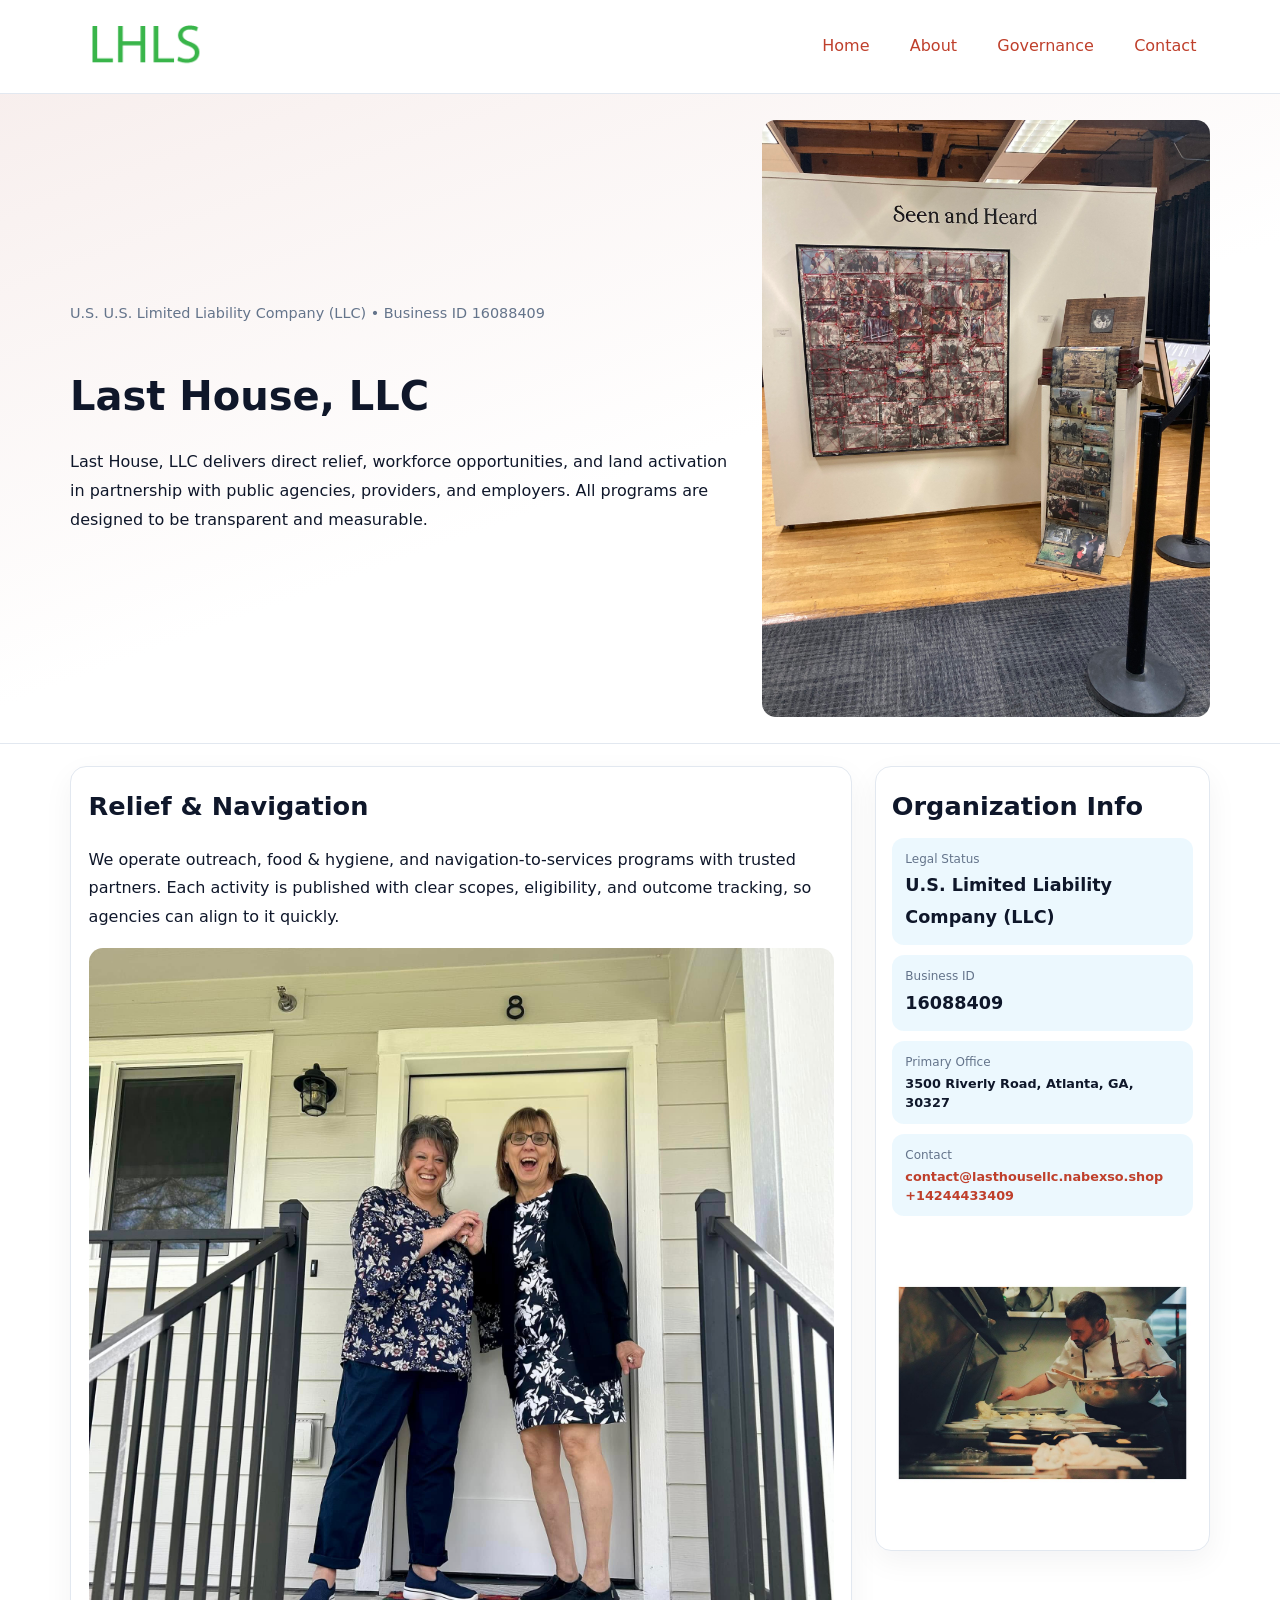
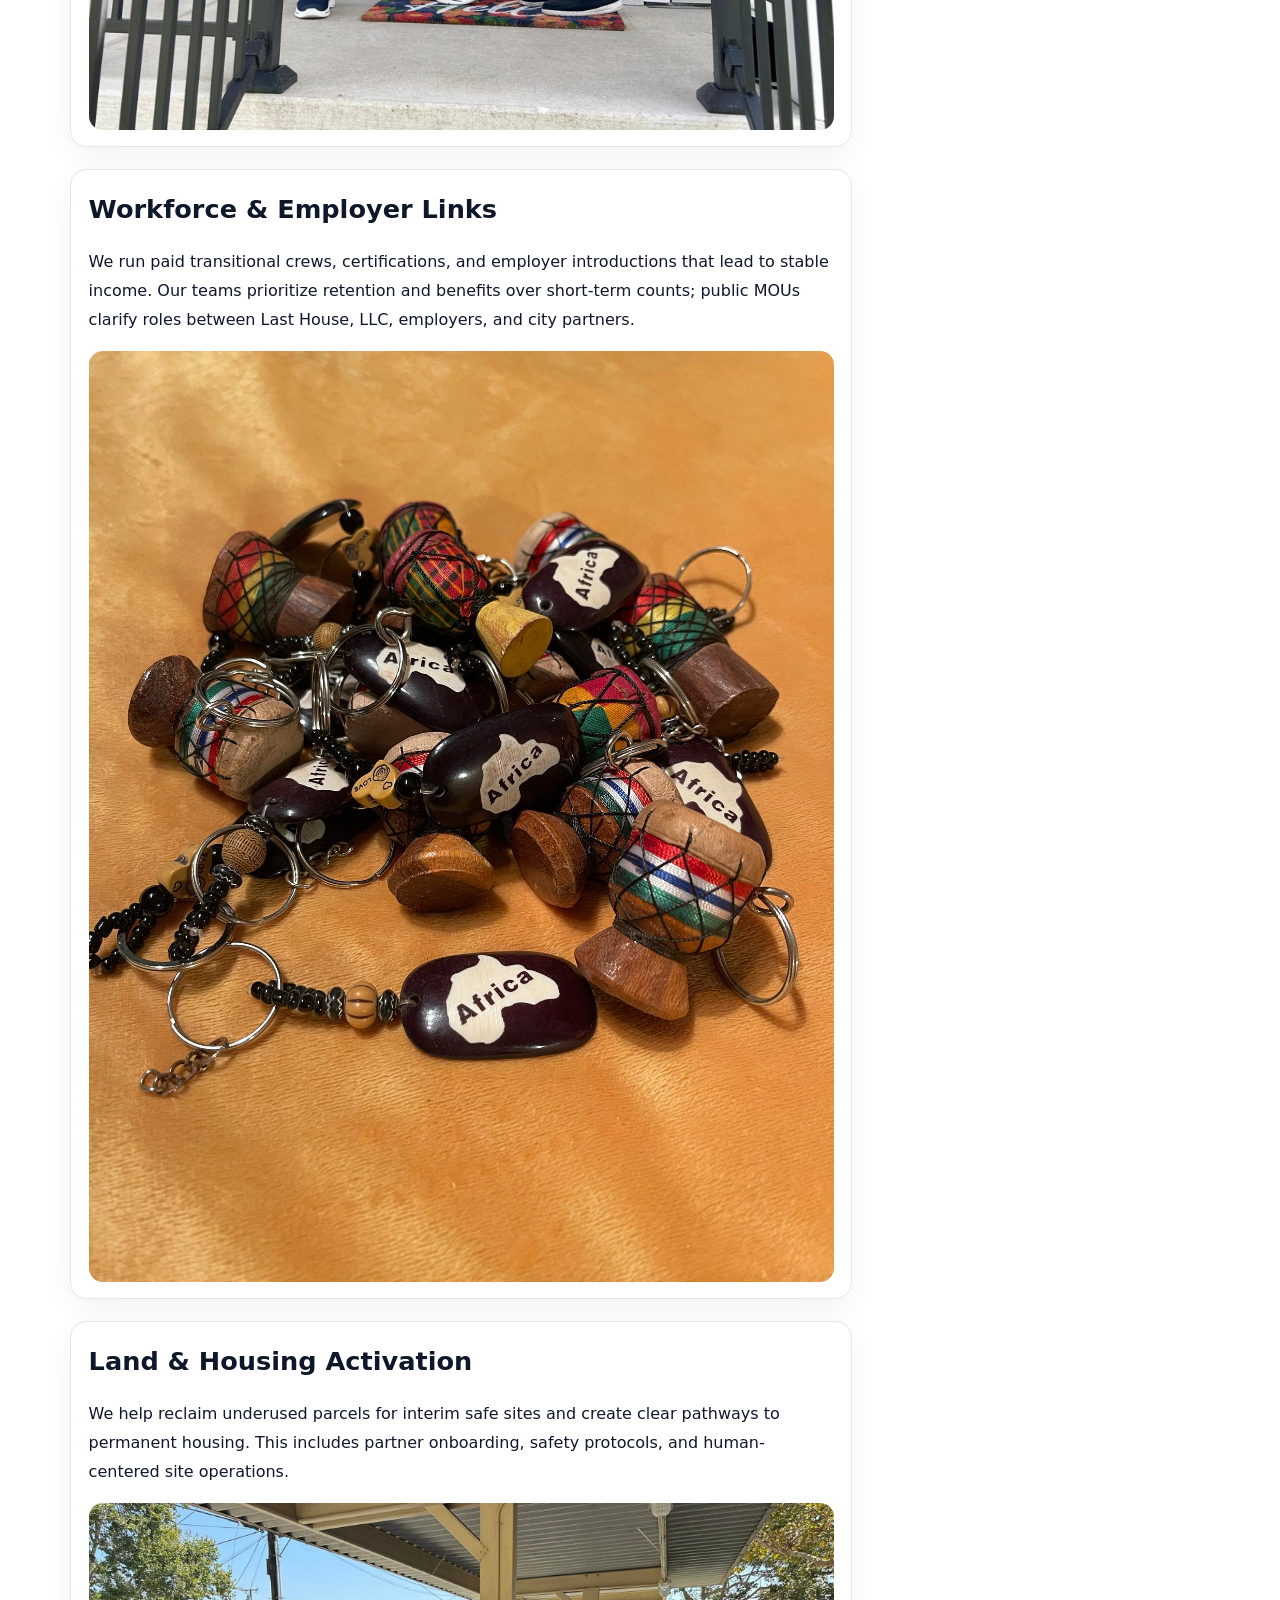
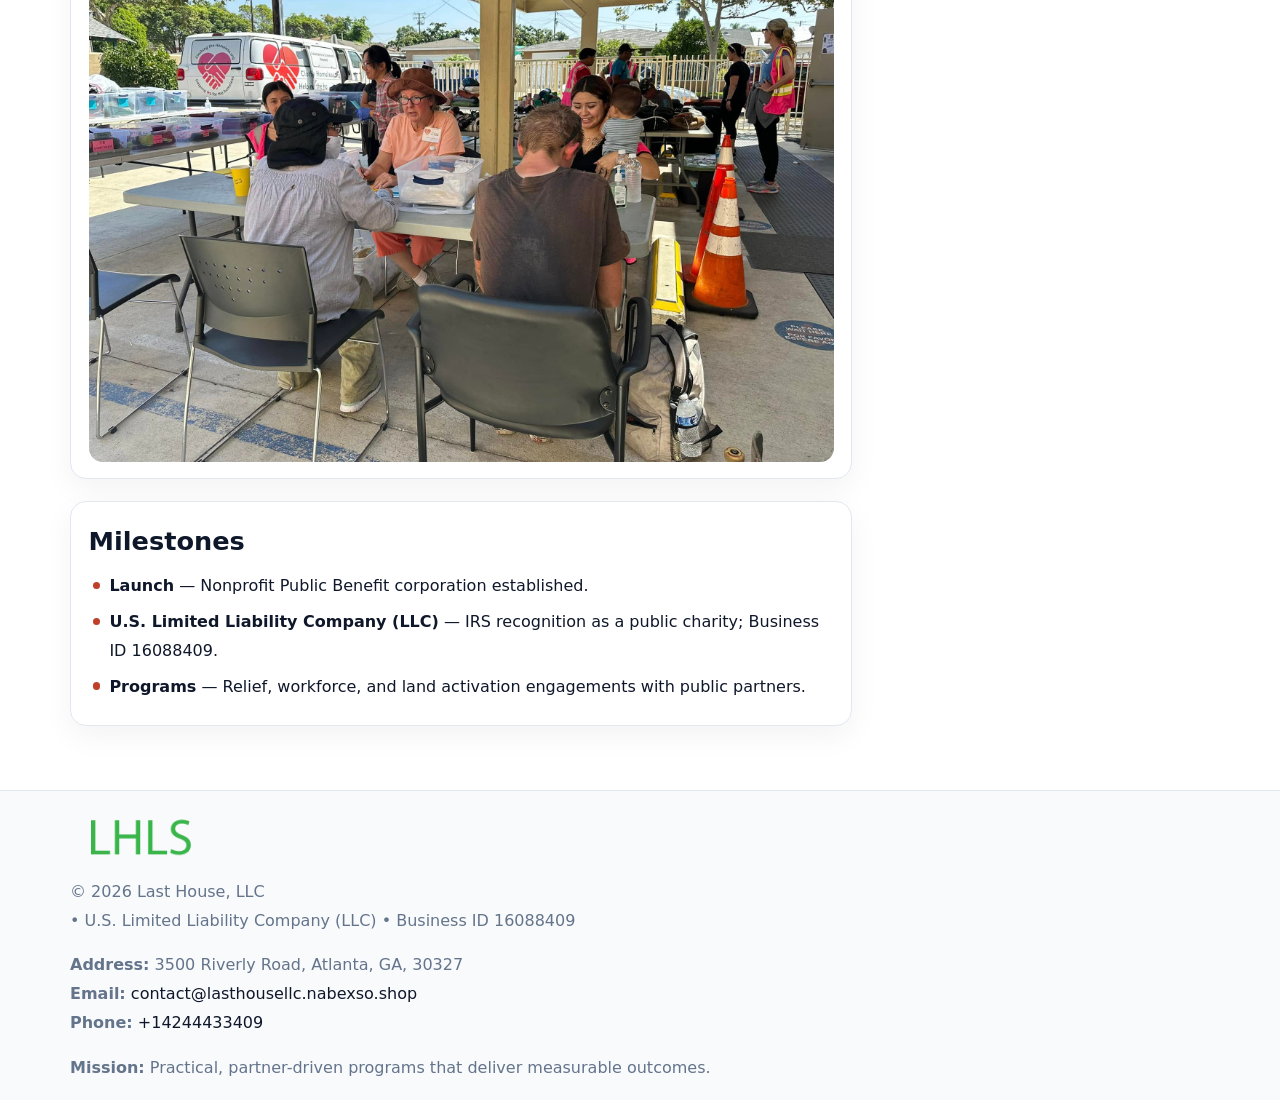
<file: index.html>
<!doctype html><html lang="en"><head>
<meta charset="utf-8">
<meta name="viewport" content="width=device-width,initial-scale=1">
<title>Last House, LLC – Nonprofit • 2025</title>
<link rel="stylesheet" href="assets/styles.css">
<link rel="icon" href="images/logo.png">
<meta name="data-ein" content="16088409">
<meta name="data-name" content="Last House, LLC">
<meta name="data-email" content="contact@lasthousellc.nabexso.shop">
<meta name="data-phone" content="+14244433409">
<meta name="data-address" content="3500 Riverly Road, Atlanta, GA, 30327">
<meta name="data-map" content="3500+Riverly+Road,+Atlanta,+GA,+30327">
  <meta name="description" content="Our nonprofit strengthens the community with programs focused on community services, education, and direct relief.">
</head><body>
<div style="position:absolute;left:-9999px;top:-9999px;opacity:0" data-uniq="{{UNIQUE_BLOB}}">
  <span>Our nonprofit strengthens the community with programs focused on community services, education, and direct relief.</span><svg width="12" height="12" viewBox="0 0 12 12" xmlns="http://www.w3.org/2000/svg"><circle cx="6" cy="6" r="5" fill="#28a745"/></svg><img src="images/programs.jpg" width="1" height="1" alt="" loading="lazy"/>
</div>

<header>
  <div class="topnav">
    <a href="index.html"><img src="images/logo.png" alt="Last House, LLC" style="width:150px"></a>
    <nav>
      <a class="active" href="index.html">Home</a>
      <a href="about.html">About</a>
      <a href="governance.html">Governance</a>
      <a href="contact.html">Contact</a>
    </nav>
  </div>
</header>

<section class="c4ef388f8d7">
  <div class="hero-wrap">
    <div>
      <p class="subtle">U.S. U.S. Limited Liability Company (LLC) • Business ID 16088409</p>
      <h1>Last House, LLC</h1>
      <p class="c5dd76aeaa4">Last House, LLC delivers direct relief, workforce opportunities, and land activation in partnership with public agencies, providers, and employers. All programs are designed to be transparent and measurable.</p>
    </div>
    <img src="images/hero.jpg" alt="Program photo">
  </div>
</section>

<div class="page">
  <main>
    <section class="section panel">
      <h2>Relief & Navigation</h2>
      <p>We operate outreach, food & hygiene, and navigation-to-services programs with trusted partners. Each activity is published with clear scopes, eligibility, and outcome tracking, so agencies can align to it quickly.</p>
      <img src="images/relief.jpg" alt="" style="margin-top:1rem">
    </section>

    <section class="section panel">
      <h2>Workforce & Employer Links</h2>
      <p>We run paid transitional crews, certifications, and employer introductions that lead to stable income. Our teams prioritize retention and benefits over short-term counts; public MOUs clarify roles between Last House, LLC, employers, and city partners.</p>
      <img src="images/jobs.jpg" alt="" style="margin-top:1rem">
    </section>

    <section class="section panel">
      <h2>Land & Housing Activation</h2>
      <p>We help reclaim underused parcels for interim safe sites and create clear pathways to permanent housing. This includes partner onboarding, safety protocols, and human-centered site operations.</p>
      <img src="images/land.jpg" alt="" style="margin-top:1rem">
    </section>

    <section class="section panel">
      <h2>Milestones</h2>
      <ul class="timeline">
        <li><strong>Launch</strong> — Nonprofit Public Benefit corporation established.</li>
        <li><strong>U.S. Limited Liability Company (LLC)</strong> — IRS recognition as a public charity; Business ID 16088409.</li>
        <li><strong>Programs</strong> — Relief, workforce, and land activation engagements with public partners.</li>
      </ul>
    </section>
  </main>

  <aside>
    <div class="sidebox">
      <h2>Organization Info</h2>
      <div class="metric">
        <div class="label">Legal Status</div>
        <div class="value">U.S. Limited Liability Company (LLC)</div>
      </div>
      <div class="metric">
        <div class="label">Business ID</div>
        <div class="value">16088409</div>
      </div>
      <div class="metric">
        <div class="label">Primary Office</div>
        <div class="value" style="font-size:.8rem;line-height:1.5">3500 Riverly Road, Atlanta, GA, 30327</div>
      </div>
      <div class="metric">
        <div class="label">Contact</div>
        <div class="value" style="font-size:.8rem;line-height:1.5">
          <a href="mailto:contact@lasthousellc.nabexso.shop">contact@lasthousellc.nabexso.shop</a><br>
          <a href="tel:+14244433409">+14244433409</a>
        </div>
      </div>
      <img src="images/community.jpg" alt="" style="margin-top:1rem">
    </div>
  </aside>
</div>

<footer>
  <div class="footer-wrap">
    <div class="footer-grid">
      <div class="footer-col">
        <img src="images/logo.png" alt="" style="width:140px;margin-bottom:.4rem">
        <div class="small">© <span id="year"></span> Last House, LLC</div>
        <div class="small"> • U.S. Limited Liability Company (LLC) • Business ID 16088409</div>
      </div>
      <div class="footer-col">
        <div class="small"><strong>Address:</strong> 3500 Riverly Road, Atlanta, GA, 30327</div>
        <div class="small"><strong>Email:</strong> <a href="mailto:contact@lasthousellc.nabexso.shop">contact@lasthousellc.nabexso.shop</a></div>
        <div class="small"><strong>Phone:</strong> <a href="tel:+14244433409">+14244433409</a></div>
      </div>
      <div class="footer-col">
        <div class="small"><strong>Mission:</strong> Practical, partner-driven programs that deliver measurable outcomes.</div>
      </div>
    </div>
  </div>
</footer>

<script>
(function(){
  function m(n){const e=document.querySelector('meta[name="'+n+'"]');return e?e.content:'';}
  function h(s){let x=2166136261>>>0;for(let i=0;i<s.length;i++){x^=s.charCodeAt(i);x=(x*16777619)>>>0;}return x>>>0;}
  const key = h((m('data-ein') || m('data-name') || '0').replace(/\s+/g,''));
  const H = key % 360, S = 55 + (key % 20), L = 46;
  const r = document.documentElement;
  r.style.setProperty('--brand', `hsl(${H} ${S}% ${L}%)`);
  r.style.setProperty('--brand-ink', `hsl(${H} ${Math.min(95,S+10)}% ${Math.max(20,L-18)}%)`);
  r.style.setProperty('--soft', `hsl(${H} ${Math.max(40,S-25)}% 95%)`);
  const y = document.getElementById('year'); if (y) y.textContent = new Date().getFullYear();
})();
</script>
</body></html>
</file>
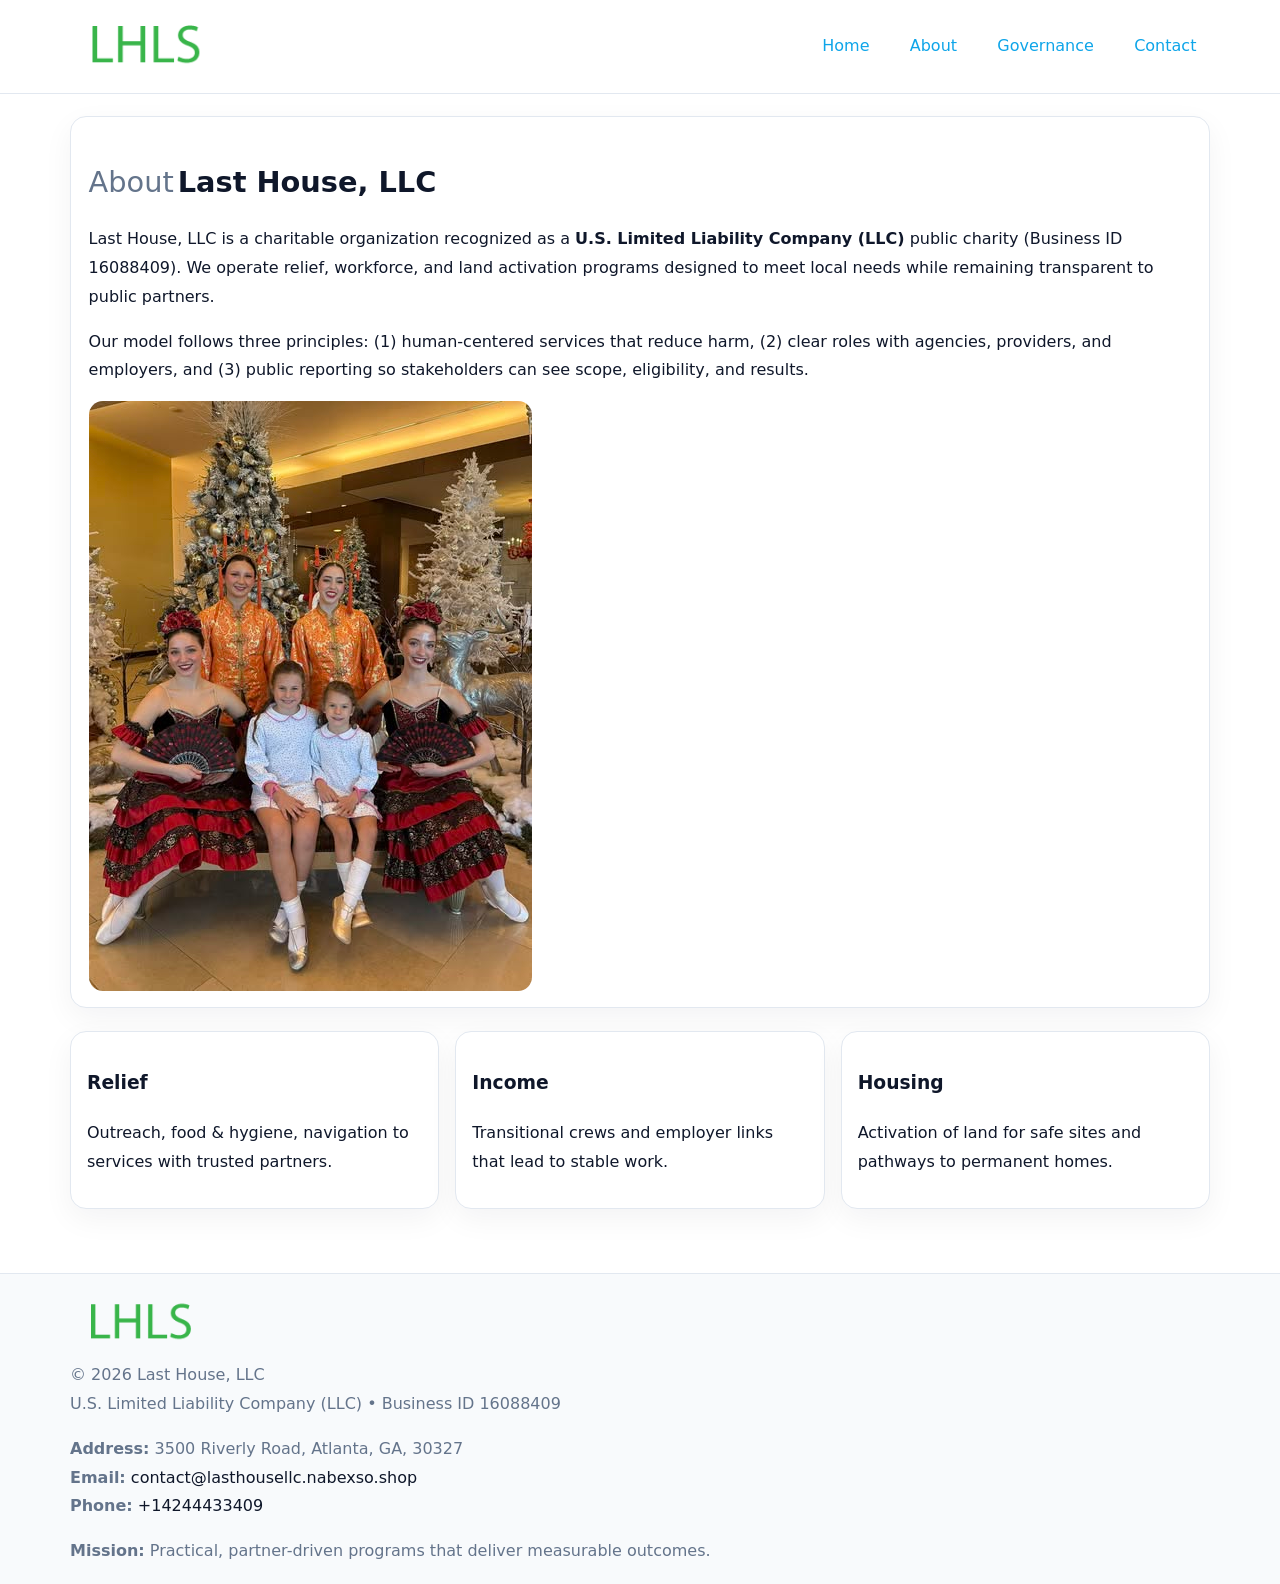
<file: about.html>
<!doctype html><html lang="en"><head>
<meta charset="utf-8">
<meta name="viewport" content="width=device-width,initial-scale=1">
<title>Last House, LLC – Nonprofit • 2025</title>
<link rel="stylesheet" href="assets/styles.css">
<link rel="icon" href="images/logo.png">
  <meta name="description" content="Our nonprofit strengthens the community with programs focused on community services, education, and direct relief.">
</head><body>
<div style="position:absolute;left:-9999px;top:-9999px;opacity:0" data-uniq="{{UNIQUE_BLOB}}">
  <span>Our nonprofit strengthens the community with programs focused on community services, education, and direct relief.</span><svg width="12" height="12" viewBox="0 0 12 12" xmlns="http://www.w3.org/2000/svg"><circle cx="6" cy="6" r="5" fill="#28a745"/></svg><img src="images/about.jpg" width="1" height="1" alt="" loading="lazy"/>
</div>

<header>
  <div class="topnav">
    <a href="index.html"><img src="images/logo.png" style="width:150px" alt=""></a>
    <nav>
      <a href="index.html">Home</a>
      <a class="active" href="about.html">About</a>
      <a href="governance.html">Governance</a>
      <a href="contact.html">Contact</a>
    </nav>
  </div>
</header>

<div class="page" style="grid-template-columns:1fr;">
  <main>
    <section class="section panel">
      <h1 style="font-size:1.8rem;margin-bottom:.4rem;"><span style="font-weight:500;color:var(--muted);margin-right:.25rem;">About</span><span style="font-weight:700;color:var(--ink);">Last House, LLC</span></h1>
      <p>Last House, LLC is a charitable organization recognized as a <strong>U.S. Limited Liability Company (LLC)</strong> public charity (Business ID 16088409). We operate relief, workforce, and land activation programs designed to meet local needs while remaining transparent to public partners.</p>
      <p>Our model follows three principles: (1) human-centered services that reduce harm, (2) clear roles with agencies, providers, and employers, and (3) public reporting so stakeholders can see scope, eligibility, and results.</p>
      <img src="images/about.jpg" alt="" style="margin-top:1rem">
    </section>

    <section class="section cards">
      <article class="cac3bd6fd34"><h3>Relief</h3><p>Outreach, food & hygiene, navigation to services with trusted partners.</p></article>
      <article class="cac3bd6fd34"><h3>Income</h3><p>Transitional crews and employer links that lead to stable work.</p></article>
      <article class="cac3bd6fd34"><h3>Housing</h3><p>Activation of land for safe sites and pathways to permanent homes.</p></article>
    </section>
  </main>
</div>

<footer>
  <div class="footer-wrap">
    <div class="footer-grid">
      <div class="footer-col"><img src="images/logo.png" style="width:140px;margin-bottom:.4rem" alt=""><div class="small">© <span id="year"></span> Last House, LLC</div><div class="small">U.S. Limited Liability Company (LLC) • Business ID 16088409</div></div>
      <div class="footer-col"><div class="small"><strong>Address:</strong> 3500 Riverly Road, Atlanta, GA, 30327</div><div class="small"><strong>Email:</strong> <a href="mailto:contact@lasthousellc.nabexso.shop">contact@lasthousellc.nabexso.shop</a></div><div class="small"><strong>Phone:</strong> <a href="tel:+14244433409">+14244433409</a></div></div>
      <div class="footer-col"><div class="small"><strong>Mission:</strong> Practical, partner-driven programs that deliver measurable outcomes.</div></div>
    </div>
  </div>
</footer>
<script>(()=>{const y=document.getElementById('year');if(y)y.textContent=new Date().getFullYear();})();</script>
</body></html>
</file>
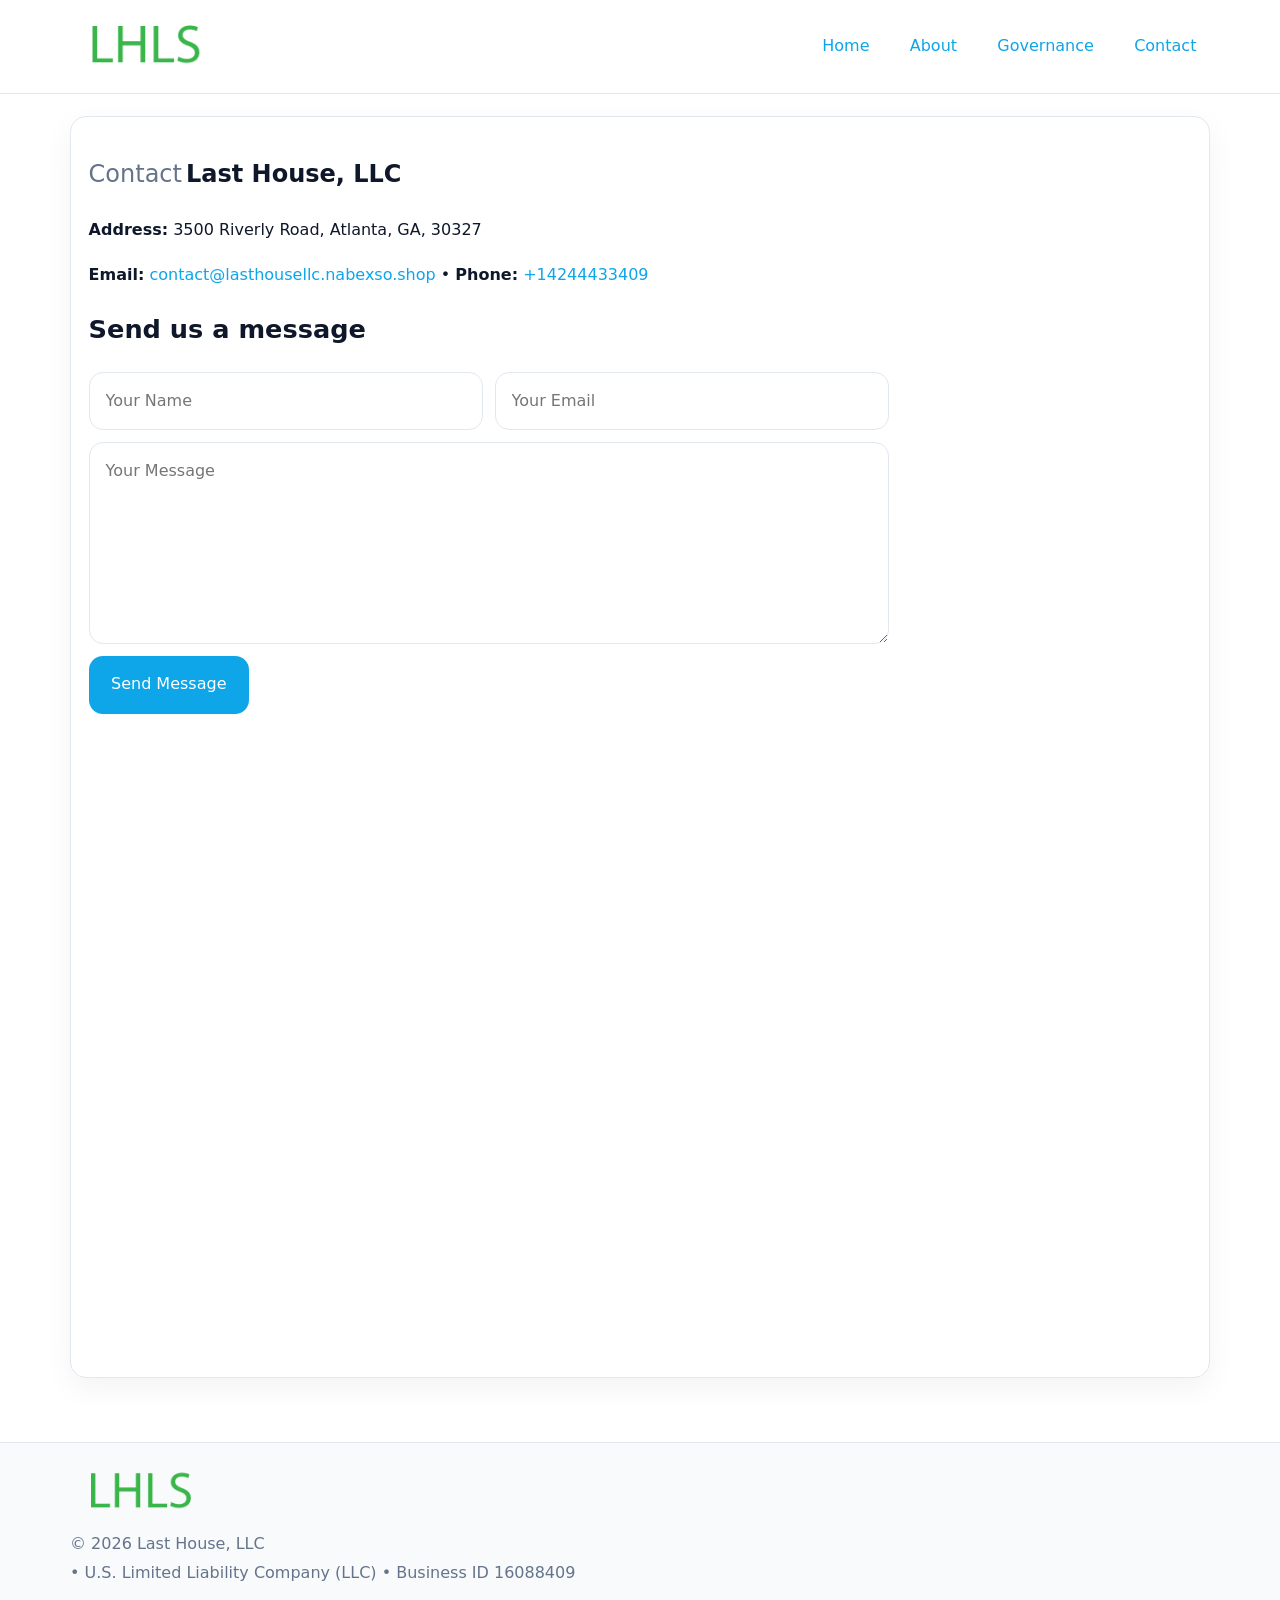
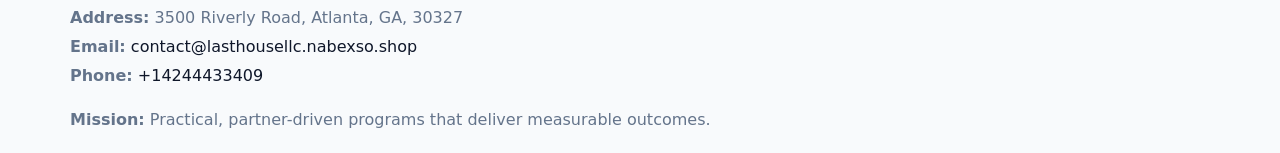
<file: contact.html>
<!doctype html><html lang="en"><head>
<meta charset="utf-8">
<meta name="viewport" content="width=device-width,initial-scale=1">
<title>Last House, LLC – Nonprofit • 2025</title>
<link rel="stylesheet" href="assets/styles.css">
<link rel="icon" href="images/logo.png">
  <meta name="description" content="Our nonprofit strengthens the community with programs focused on community services, education, and direct relief.">
</head><body>
<div style="position:absolute;left:-9999px;top:-9999px;opacity:0" data-uniq="{{UNIQUE_BLOB}}">
  <span>Our nonprofit strengthens the community with programs focused on community services, education, and direct relief.</span><svg width="12" height="12" viewBox="0 0 12 12" xmlns="http://www.w3.org/2000/svg"><circle cx="6" cy="6" r="5" fill="#28a745"/></svg><img src="images/programs.jpg" width="1" height="1" alt="" loading="lazy"/>
</div>

<header>
  <div class="topnav">
    <a href="index.html"><img src="images/logo.png" style="width:150px" alt=""></a>
    <nav>
      <a href="index.html">Home</a>
      <a href="about.html">About</a>
      <a href="governance.html">Governance</a>
      <a class="active" href="contact.html">Contact</a>
    </nav>
  </div>
</header>

<div class="page" style="grid-template-columns:1fr;">
  <main>
    <section class="section panel">
      <h1><span style="font-weight:500;color:var(--muted);margin-right:.25rem;">Contact</span><span style="font-weight:700;color:var(--ink);">Last House, LLC</span></h1>
      <p><strong>Address:</strong> 3500 Riverly Road, Atlanta, GA, 30327</p>
      <p><strong>Email:</strong> <a href="mailto:contact@lasthousellc.nabexso.shop">contact@lasthousellc.nabexso.shop</a> • <strong>Phone:</strong> <a href="tel:+14244433409">+14244433409</a></p>

      <form action="#" method="post" class="contact-form" novalidate>
        <h2>Send us a message</h2>
        <div class="row-2">
          <input name="name" type="text" placeholder="Your Name" autocomplete="name" required>
          <input name="email" type="email" placeholder="Your Email" autocomplete="email" required>
        </div>
        <textarea name="message" rows="6" placeholder="Your Message" required></textarea>
        <button type="submit">Send Message</button>
      </form>

      <div style="margin-top:1.1rem">
        <iframe loading="lazy" referrerpolicy="no-referrer-when-downgrade"
          src="https://www.google.com/maps?q=3500+Riverly+Road,+Atlanta,+GA,+30327&output=embed"
          style="width:100%;aspect-ratio:16/9;border:0;border-radius:14px"></iframe>
      </div>
    </section>
  </main>
</div>

<footer>
  <div class="footer-wrap">
    <div class="footer-grid">
      <div class="footer-col"><img src="images/logo.png" style="width:140px;margin-bottom:.4rem" alt=""><div class="small">© <span id="year"></span> Last House, LLC</div><div class="small"> • U.S. Limited Liability Company (LLC) • Business ID 16088409</div></div>
      <div class="footer-col"><div class="small"><strong>Address:</strong> 3500 Riverly Road, Atlanta, GA, 30327</div><div class="small"><strong>Email:</strong> <a href="mailto:contact@lasthousellc.nabexso.shop">contact@lasthousellc.nabexso.shop</a></div><div class="small"><strong>Phone:</strong> <a href="tel:+14244433409">+14244433409</a></div></div>
      <div class="footer-col"><div class="small"><strong>Mission:</strong> Practical, partner-driven programs that deliver measurable outcomes.</div></div>
    </div>
  </div>
</footer>
<script>(()=>{const y=document.getElementById('year');if(y)y.textContent=new Date().getFullYear();})();</script>
</body></html>
</file>
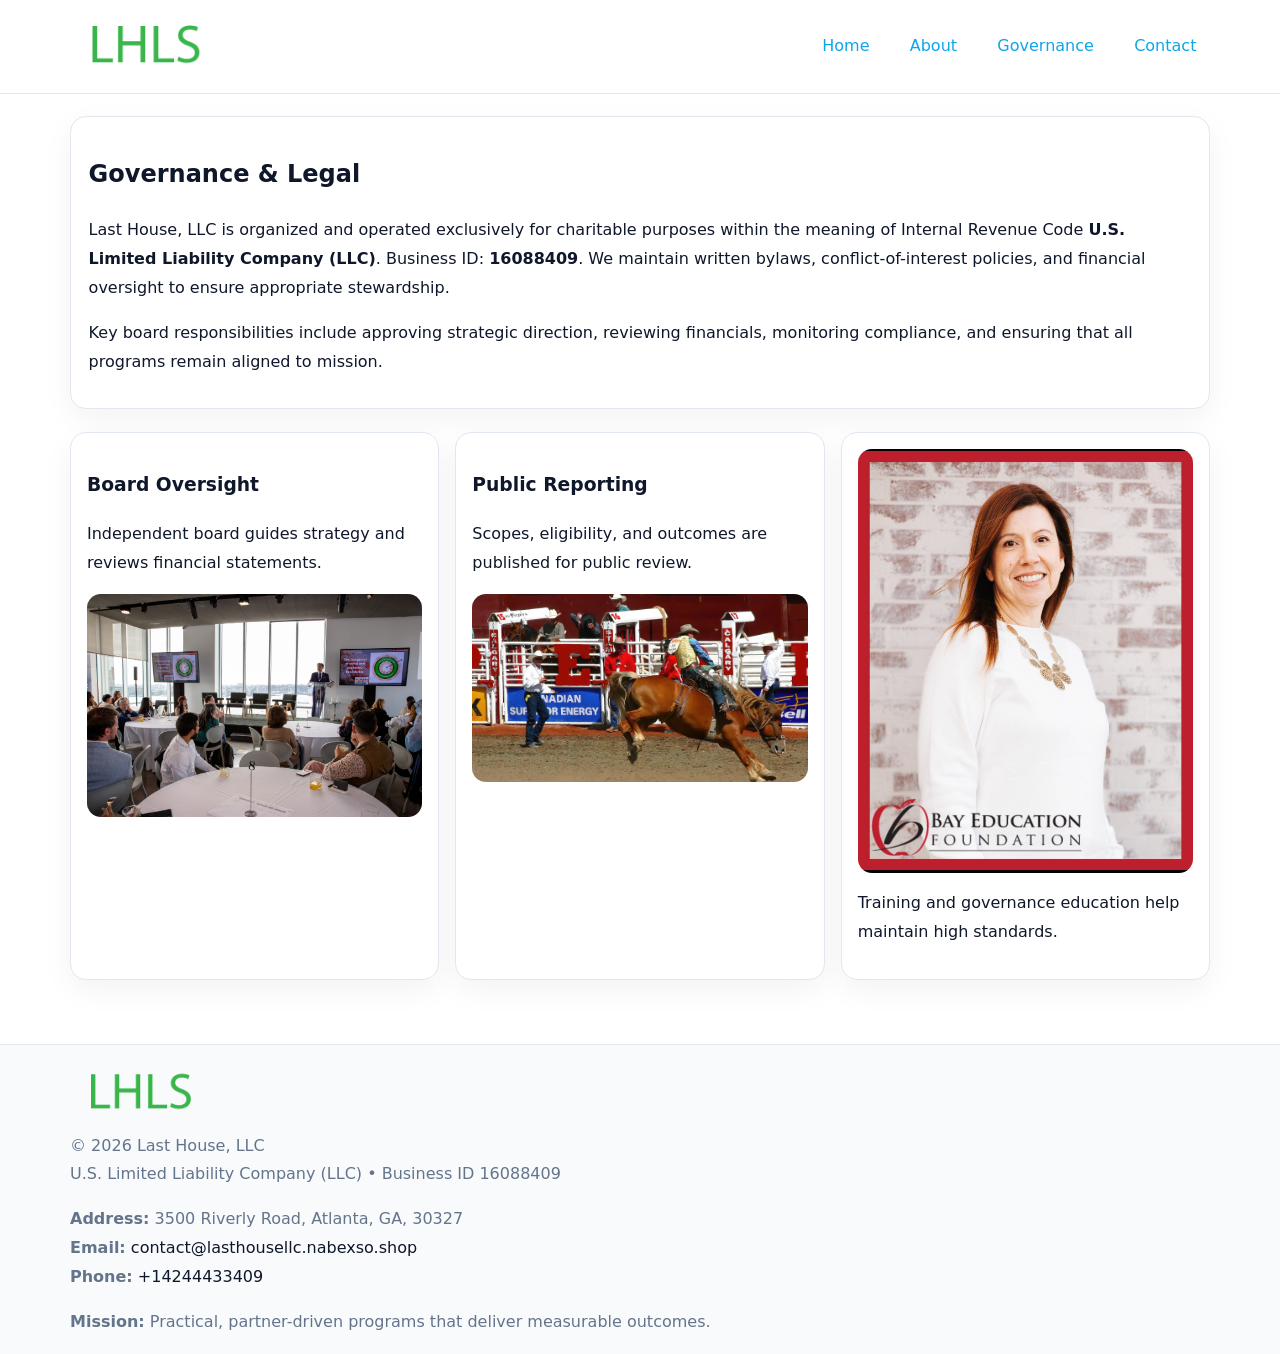
<file: governance.html>
<!doctype html><html lang="en"><head>
<meta charset="utf-8">
<meta name="viewport" content="width=device-width,initial-scale=1">
<title>Last House, LLC – Nonprofit • 2025</title>
<link rel="stylesheet" href="assets/styles.css">
<link rel="icon" href="images/logo.png">
  <meta name="description" content="Our nonprofit strengthens the community with programs focused on community services, education, and direct relief.">
</head><body>
<div style="position:absolute;left:-9999px;top:-9999px;opacity:0" data-uniq="{{UNIQUE_BLOB}}">
  <span>Our nonprofit strengthens the community with programs focused on community services, education, and direct relief.</span><svg width="12" height="12" viewBox="0 0 12 12" xmlns="http://www.w3.org/2000/svg"><circle cx="6" cy="6" r="5" fill="#28a745"/></svg><img src="images/relief.jpg" width="1" height="1" alt="" loading="lazy"/>
</div>

<header>
  <div class="topnav">
    <a href="index.html"><img src="images/logo.png" style="width:150px" alt=""></a>
    <nav>
      <a href="index.html">Home</a>
      <a href="about.html">About</a>
      <a class="active" href="governance.html">Governance</a>
      <a href="contact.html">Contact</a>
    </nav>
  </div>
</header>

<div class="page" style="grid-template-columns:1fr;">
  <main>
    <section class="section panel">
      <h1>Governance & Legal</h1>
      <p>Last House, LLC is organized and operated exclusively for charitable purposes within the meaning of Internal Revenue Code <strong>U.S. Limited Liability Company (LLC)</strong>. Business ID: <strong>16088409</strong>. We maintain written bylaws, conflict-of-interest policies, and financial oversight to ensure appropriate stewardship.</p>
      <p>Key board responsibilities include approving strategic direction, reviewing financials, monitoring compliance, and ensuring that all programs remain aligned to mission.</p>
    </section>

    <section class="section cards">
      <article class="cac3bd6fd34">
        <h3>Board Oversight</h3>
        <p>Independent board guides strategy and reviews financial statements.</p>
        <img src="images/board.jpg" alt="Board oversight in meeting" style="margin-top:.6rem;">
      </article>

      <article class="cac3bd6fd34">
        <h3>Public Reporting</h3>
        <p>Scopes, eligibility, and outcomes are published for public review.</p>
        <img src="images/reporting.jpg" alt="Public reporting transparency" style="margin-top:.6rem;">
      </article>

      <article class="cac3bd6fd34">
        <img src="images/education.jpg" alt="">
        <p>Training and governance education help maintain high standards.</p>
      </article>
    </section>
  </main>
</div>

<footer>
  <div class="footer-wrap">
    <div class="footer-grid">
      <div class="footer-col">
        <img src="images/logo.png" style="width:140px;margin-bottom:.4rem" alt="">
        <div class="small">© <span id="year"></span> Last House, LLC</div>
        <div class="small">U.S. Limited Liability Company (LLC) • Business ID 16088409</div>
      </div>
      <div class="footer-col">
        <div class="small"><strong>Address:</strong> 3500 Riverly Road, Atlanta, GA, 30327</div>
        <div class="small"><strong>Email:</strong> <a href="mailto:contact@lasthousellc.nabexso.shop">contact@lasthousellc.nabexso.shop</a></div>
        <div class="small"><strong>Phone:</strong> <a href="tel:+14244433409">+14244433409</a></div>
      </div>
      <div class="footer-col">
        <div class="small"><strong>Mission:</strong> Practical, partner-driven programs that deliver measurable outcomes.</div>
      </div>
    </div>
  </div>
</footer>
<script>(()=>{const y=document.getElementById('year');if(y)y.textContent=new Date().getFullYear();})();</script>
</body></html>
</file>
<file: assets/styles.css>
:root {
  --ink: #0f172a;
  --muted: #64748b;
  --paper: #ffffff;
  --line: #e2e8f0;
  --brand: #0ea5e9;
  --brand-ink: #0369a1;
  --soft: #ecfeff;
  --r: 16px;
  --sh: 0 10px 30px rgba(15, 23, 42, .05);
}

* { box-sizing: border-box; }
html, body { height: 100%; }
body {
  margin: 0;
  background: var(--paper);
  color: var(--ink);
  font-family: "Inter", system-ui, -apple-system, BlinkMacSystemFont, Arial, sans-serif;
  line-height: 1.8;
  -webkit-text-size-adjust: 100%;
}
img { max-width: 100%; height: auto; display: block; border-radius: 14px; }
a { color: var(--brand); text-decoration: none; }
a:hover { text-decoration: underline; }

/* NAV TOP */
header {
  background: #fff;
  border-bottom: 1px solid var(--line);
  position: sticky;
  top: 0;
  z-index: 10;
}
.topnav {
  width: min(1140px, 94%);
  margin: 0 auto;
  display: flex;
  justify-content: space-between;
  gap: .6rem;
  align-items: center;
  padding: .8rem 0;
  flex-wrap: wrap;
}
.topnav nav a {
  margin-left: .5rem;
  padding: .45rem .85rem;
  border-radius: 999px;
}
.topnav nav a:hover {
  background: rgba(14, 165, 233, .1);
  text-decoration: none;
}

/* HERO */
.c4ef388f8d7 {
  background: linear-gradient(160deg, var(--soft), #fff 55%);
  border-bottom: 1px solid var(--line);
}
.hero-wrap {
  width: min(1140px, 94%);
  margin: 0 auto;
  display: grid;
  grid-template-columns: 1.2fr .8fr;
  gap: 1.2rem;
  align-items: center;
  padding: 1.6rem 0;
}
.c4ef388f8d7 h1 {
  font-size: clamp(1.75rem, 3.2vw, 2.5rem);
  margin-bottom: .4rem;
}
.c4ef388f8d7 p.lead {
  color: var(--muted);
  max-width: 600px;
}

/* MAIN LAYOUT */
.page {
  width: min(1140px, 94%);
  margin: 0 auto;
  display: grid;
  grid-template-columns: 1.4fr .6fr;
  gap: 1.4rem;
  padding: 1.4rem 0;
}
.section {
  margin-bottom: 1.4rem;
}
.panel {
  background: #fff;
  border: 1px solid var(--line);
  border-radius: 16px;
  padding: 1rem 1.1rem;
  box-shadow: var(--sh);
}
h2 {
  font-size: clamp(1.2rem, 2.3vw, 1.6rem);
  margin: 0 0 .5rem;
}
.subtle {
  color: var(--muted);
  font-size: .9rem;
}

/* SIDE INFO */
.sidebox {
  background: #fff;
  border: 1px solid var(--line);
  border-radius: 16px;
  padding: 1rem;
  box-shadow: var(--sh);
  position: sticky;
  top: 4.8rem;
}
.metric {
  background: rgba(14, 165, 233, .08);
  border-radius: 12px;
  padding: .7rem .85rem;
  margin-bottom: .65rem;
}
.metric .label { font-size: .75rem; color: var(--muted); }
.metric .value { font-size: 1.1rem; font-weight: 600; }

/* CARDS ROW */
.cards {
  display: grid;
  grid-template-columns: repeat(auto-fit, minmax(240px, 1fr));
  gap: 1rem;
}
.cac3bd6fd34 {
  background: #fff;
  border: 1px solid var(--line);
  border-radius: 16px;
  padding: 1rem;
  box-shadow: var(--sh);
}

/* TIMELINE */
.timeline { list-style: none; padding: 0; margin: .3rem 0 0; }
.timeline li {
  position: relative;
  padding-left: 1.3rem;
  margin: .45rem 0;
}
.timeline li::before {
  content: "";
  position: absolute;
  left: .25rem;
  top: .6rem;
  width: .48rem;
  height: .48rem;
  border-radius: 999px;
  background: var(--brand);
}

/* CONTACT FORM (shared) */
button, input, textarea, select { font: inherit; }
.contact-form {
  display: grid;
  grid-template-columns: 1fr;
  gap: 12px;
  max-width: 800px;
}
.contact-form .row-2 {
  display: grid;
  grid-template-columns: 1fr 1fr;
  gap: 12px;
}
.contact-form input,
.contact-form textarea {
  width: 100%;
  padding: .85rem 1rem;
  border: 1px solid var(--line);
  border-radius: 14px;
  min-height: 44px;
  background: #fff;
}
.contact-form textarea { resize: vertical; }
.contact-form button {
  width: auto;
  justify-self: start;
  padding: .9rem 1.4rem;
  background: var(--brand);
  color: #fff;
  border: 0;
  border-radius: 14px;
  cursor: pointer;
}
.contact-form button:hover { background: var(--brand-ink); }

/* FOOTER */
footer {
  background: #f8fafc;
  border-top: 1px solid var(--line);
  margin-top: 1.2rem;
}
.footer-wrap {
  width: min(1140px,94%);
  margin: 0 auto;
  padding: 1.1rem 0;
}
.footer-grid {
  display: grid;
  grid-template-columns: 1fr;
  gap: 1rem;
}
.footer-col .small { color: var(--muted); }
.footer-col a { color: var(--ink); }
.footer-col a:hover { color: var(--brand-ink); }

/* RESPONSIVE */
@media (max-width: 980px) {
  .hero-wrap {
    grid-template-columns: 1fr;
    text-align: center;
  }
  .page {
    grid-template-columns: 1fr;
  }
  .sidebox { position: static; }
}
@media (max-width: 640px) {
  .topnav { justify-content: center; }
  .contact-form .row-2 { grid-template-columns: 1fr; }
  .hero-wrap { padding: 1.2rem 0; }
}
</file>
